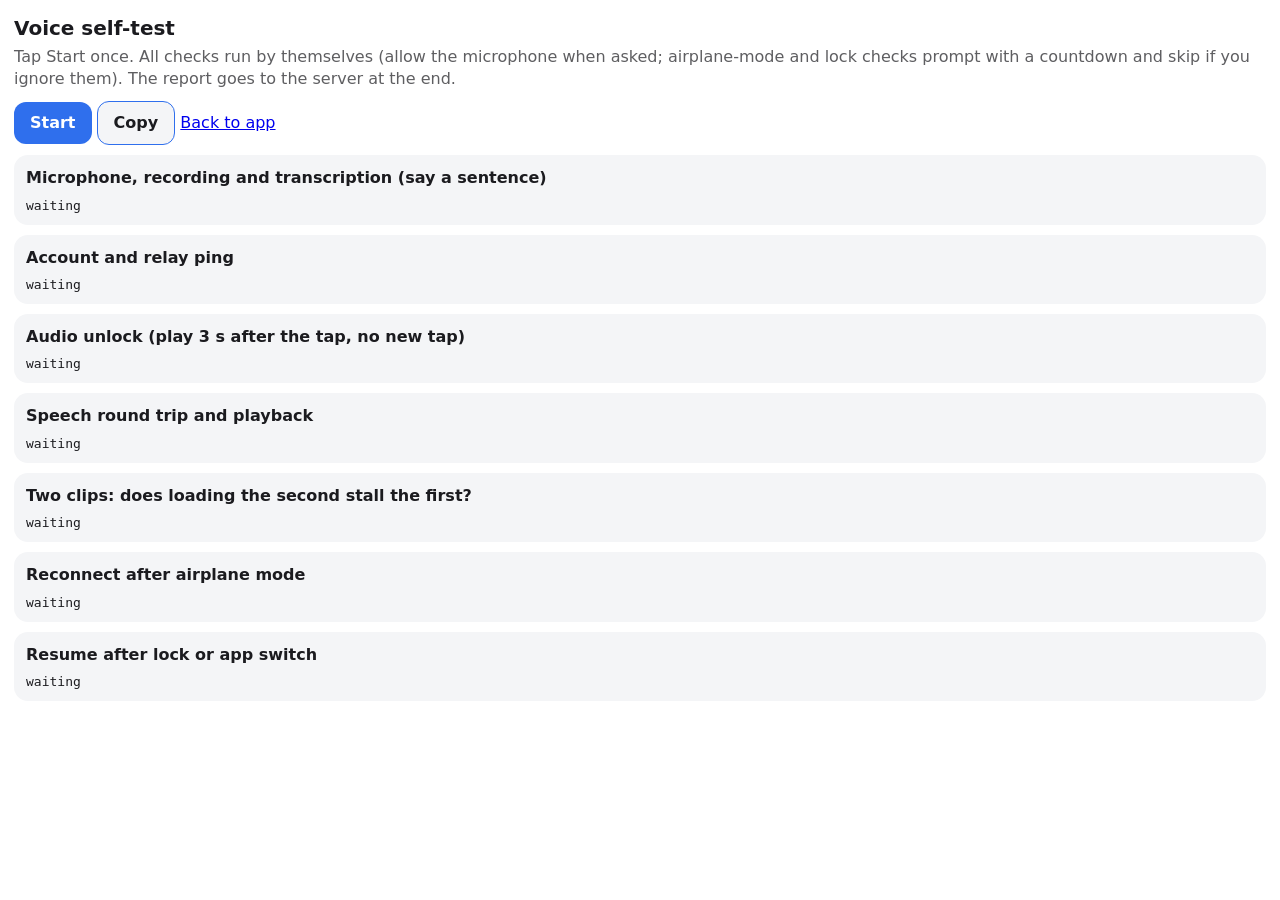
<file: test.html>
<!doctype html>
<html lang="en"><head><meta charset="utf-8">
<meta name="viewport" content="width=device-width,initial-scale=1,viewport-fit=cover">
<meta name="color-scheme" content="light dark"><title>Voice self-test</title>
<style>
:root{--bg:#fff;--fg:#1b1b1f;--panel:#f4f5f7;--ok:#2e9b57;--bad:#c62828;--accent:#2f6fed;font:16px/1.4 -apple-system,system-ui,sans-serif}
@media(prefers-color-scheme:dark){:root{--bg:#000;--fg:#ececf0;--panel:#17181b;--accent:#4c8dff}}
body{margin:0;padding:14px calc(14px + env(safe-area-inset-right)) 40px 14px;background:var(--bg);color:var(--fg)}
h1{font-size:20px;margin:0 0 4px}p{margin:4px 0 10px;opacity:.7}
.step{background:var(--panel);border-radius:14px;padding:12px;margin:10px 0}
.step h2{font-size:16px;margin:0}.step small{display:block;opacity:.7;margin:2px 0 8px}
button{font:inherit;font-weight:600;padding:10px 16px;border-radius:12px;border:0;background:var(--accent);color:#fff}
.bar #copy{background:var(--panel);color:var(--fg);border:1px solid var(--accent)}button:disabled{opacity:.4}
.res{margin-top:8px;font:13px ui-monospace,Menlo,monospace;white-space:pre-wrap;overflow-wrap:anywhere}
.pass{color:var(--ok)}.fail{color:var(--bad)}.run{opacity:.6}
</style></head><body>
<h1>Voice self-test</h1><p>Tap Start once. All checks run by themselves (allow the microphone when asked; airplane-mode and lock checks prompt with a countdown and skip if you ignore them). The report goes to the server at the end.</p>
<div class="bar"><button id="start">Start</button> <button id="copy">Copy</button> <a href="index.html">Back to app</a></div>
<p id="prompt" style="font-weight:700;opacity:1"></p><p id="summary"></p>
<div id="steps"></div>
<script type="module" src="selftest.mjs?v=6fdcba70f6"></script>
</body></html>
</file>
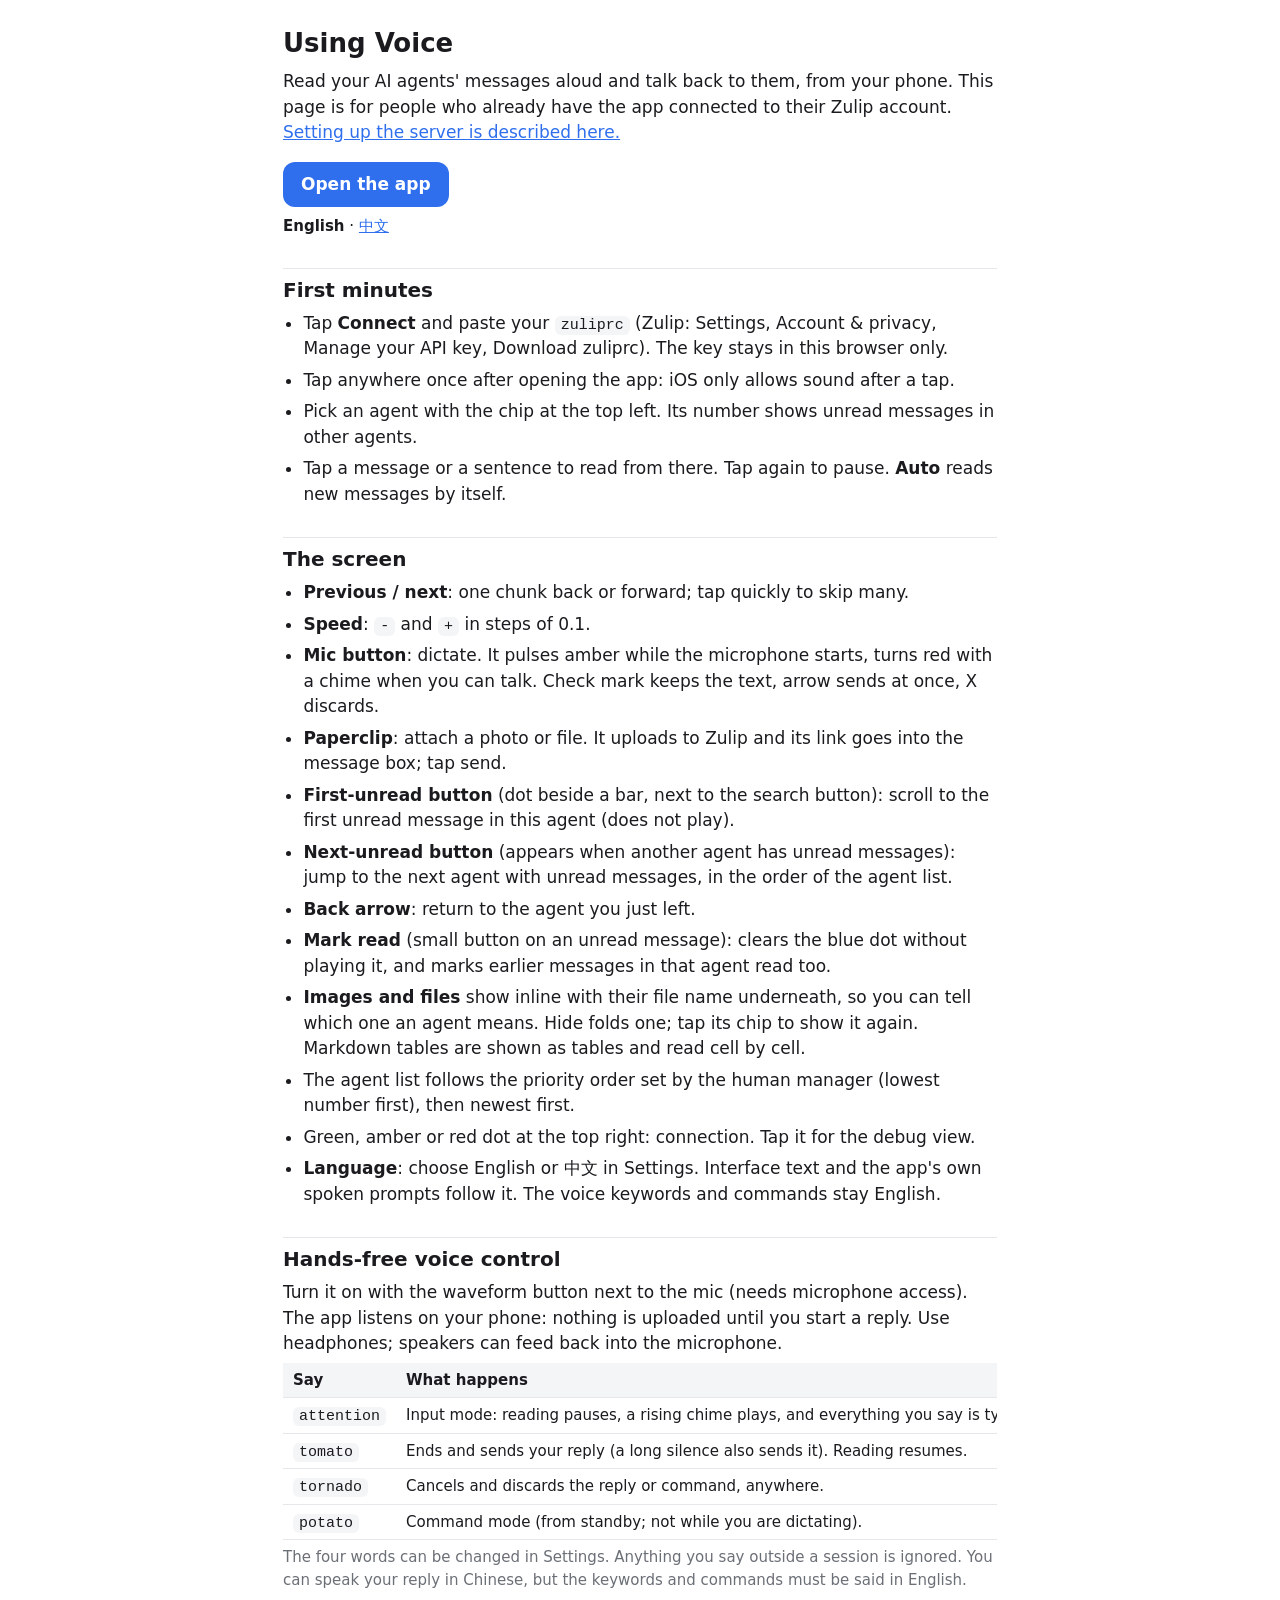
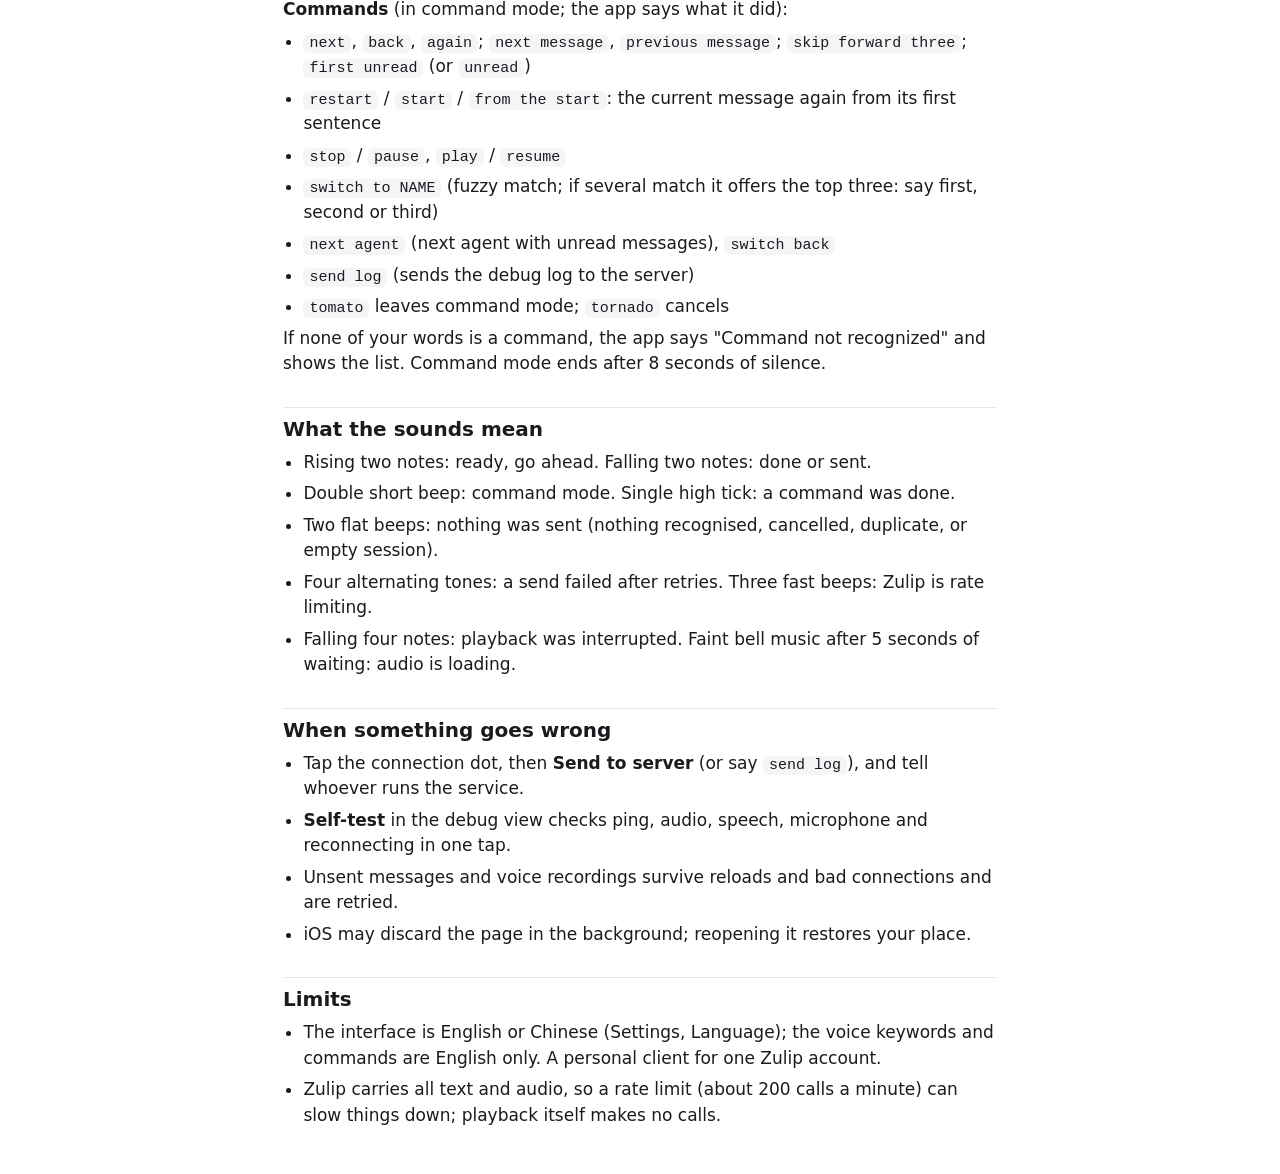
<file: using.html>
<!doctype html>
<html lang="en">
<head>
<meta charset="utf-8">
<meta name="viewport" content="width=device-width,initial-scale=1,viewport-fit=cover">
<meta name="color-scheme" content="light dark">
<title>Using Voice</title>
<style>
  :root { --bg: #fff; --fg: #1b1b1f; --muted: #6b6f76; --line: #e6e7ea; --panel: #f4f5f7; --accent: #2f6fed; font: 17px/1.5 -apple-system, system-ui, Roboto, sans-serif; -webkit-text-size-adjust: 100%; }
  @media (prefers-color-scheme: dark) { :root { --bg: #000; --fg: #ececf0; --muted: #8e9199; --line: #26272b; --panel: #17181b; --accent: #4c8dff; } }
  body { margin: 0; background: var(--bg); color: var(--fg); }
  main { max-width: 42rem; margin: 0 auto; padding: 16px 16px calc(40px + env(safe-area-inset-bottom, 0px)); }
  h1 { font-size: 26px; margin: 8px 0 4px; } h2 { font-size: 20px; margin: 30px 0 6px; padding-top: 6px; border-top: 1px solid var(--line); }
  p, li { margin: 6px 0; } ul { padding-left: 1.2em; margin: 6px 0; } .muted { color: var(--muted); font-size: 15px; }
  code, kbd { background: var(--panel); border-radius: 6px; padding: 1px 6px; font: 15px ui-monospace, Menlo, monospace; }
  a { color: var(--accent); } .open { display: inline-block; margin: 10px 0 0; padding: 10px 18px; border-radius: 12px; background: var(--accent); color: #fff; font-weight: 700; text-decoration: none; }
  .wrap { overflow-x: auto; } table { border-collapse: collapse; width: max-content; min-width: 100%; font-size: 15px; }
  th, td { text-align: left; padding: 6px 10px; border-bottom: 1px solid var(--line); vertical-align: top; } th { background: var(--panel); }
  main[lang] { display: none; } html[lang^="zh"] main[lang="zh"], html:not([lang^="zh"]) main[lang="en"] { display: block; } .langs { margin: 8px 0 0; font-size: 15px; }
</style>
<script>
// The language is the app's saved setting (localStorage "voice2-lang"), else the browser's; the links below switch it for both pages.
(function () {
  var saved = null; try { saved = JSON.parse(localStorage.getItem('voice2-lang')); } catch (e) {}
  var lang = saved === 'zh' || saved === 'en' ? saved : /^zh/i.test(navigator.language || '') ? 'zh' : 'en';
  function apply() { document.documentElement.lang = lang === 'zh' ? 'zh-CN' : 'en'; document.title = lang === 'zh' ? '语音使用说明' : 'Using Voice'; }
  apply();
  document.addEventListener('click', function (e) { var a = e.target.closest && e.target.closest('[data-lang]'); if (!a) return; e.preventDefault(); lang = a.dataset.lang; try { localStorage.setItem('voice2-lang', JSON.stringify(lang)); } catch (x) {} apply(); });
})();
</script>
</head>
<body>
<main lang="en">
<h1>Using Voice</h1>
<p>Read your AI agents' messages aloud and talk back to them, from your phone. This page is for people who already have the app connected to their Zulip account. <a href="https://github.com/SichangHe/agent_manager/tree/main/zulip-voice#readme">Setting up the server is described here.</a></p>
<a class="open" href="./">Open the app</a>
<div class="langs"><b>English</b> · <a href="#" data-lang="zh">中文</a></div>

<h2>First minutes</h2>
<ul>
  <li>Tap <b>Connect</b> and paste your <code>zuliprc</code> (Zulip: Settings, Account &amp; privacy, Manage your API key, Download zuliprc). The key stays in this browser only.</li>
  <li>Tap anywhere once after opening the app: iOS only allows sound after a tap.</li>
  <li>Pick an agent with the chip at the top left. Its number shows unread messages in other agents.</li>
  <li>Tap a message or a sentence to read from there. Tap again to pause. <b>Auto</b> reads new messages by itself.</li>
</ul>

<h2>The screen</h2>
<ul>
  <li><b>Previous / next</b>: one chunk back or forward; tap quickly to skip many.</li>
  <li><b>Speed</b>: <code>-</code> and <code>+</code> in steps of 0.1.</li>
  <li><b>Mic button</b>: dictate. It pulses amber while the microphone starts, turns red with a chime when you can talk. Check mark keeps the text, arrow sends at once, X discards.</li>
  <li><b>Paperclip</b>: attach a photo or file. It uploads to Zulip and its link goes into the message box; tap send.</li>
  <li><b>First-unread button</b> (dot beside a bar, next to the search button): scroll to the first unread message in this agent (does not play).</li>
  <li><b>Next-unread button</b> (appears when another agent has unread messages): jump to the next agent with unread messages, in the order of the agent list.</li>
  <li><b>Back arrow</b>: return to the agent you just left.</li>
  <li><b>Mark read</b> (small button on an unread message): clears the blue dot without playing it, and marks earlier messages in that agent read too.</li>
  <li><b>Images and files</b> show inline with their file name underneath, so you can tell which one an agent means. Hide folds one; tap its chip to show it again. Markdown tables are shown as tables and read cell by cell.</li>
  <li>The agent list follows the priority order set by the human manager (lowest number first), then newest first.</li>
  <li>Green, amber or red dot at the top right: connection. Tap it for the debug view.</li>
  <li><b>Language</b>: choose English or 中文 in Settings. Interface text and the app's own spoken prompts follow it. The voice keywords and commands stay English.</li>
</ul>

<h2>Hands-free voice control</h2>
<p>Turn it on with the waveform button next to the mic (needs microphone access). The app listens on your phone: nothing is uploaded until you start a reply. Use headphones; speakers can feed back into the microphone.</p>
<div class="wrap"><table>
<tr><th>Say</th><th>What happens</th></tr>
<tr><td><code>attention</code></td><td>Input mode: reading pauses, a rising chime plays, and everything you say is typed as your reply.</td></tr>
<tr><td><code>tomato</code></td><td>Ends and sends your reply (a long silence also sends it). Reading resumes.</td></tr>
<tr><td><code>tornado</code></td><td>Cancels and discards the reply or command, anywhere.</td></tr>
<tr><td><code>potato</code></td><td>Command mode (from standby; not while you are dictating).</td></tr>
</table></div>
<p class="muted">The four words can be changed in Settings. Anything you say outside a session is ignored. You can speak your reply in Chinese, but the keywords and commands must be said in English.</p>
<p><b>Commands</b> (in command mode; the app says what it did):</p>
<ul>
  <li><code>next</code>, <code>back</code>, <code>again</code>; <code>next message</code>, <code>previous message</code>; <code>skip forward three</code>; <code>first unread</code> (or <code>unread</code>)</li>
  <li><code>restart</code> / <code>start</code> / <code>from the start</code>: the current message again from its first sentence</li>
  <li><code>stop</code> / <code>pause</code>, <code>play</code> / <code>resume</code></li>
  <li><code>switch to NAME</code> (fuzzy match; if several match it offers the top three: say first, second or third)</li>
  <li><code>next agent</code> (next agent with unread messages), <code>switch back</code></li>
  <li><code>send log</code> (sends the debug log to the server)</li>
  <li><code>tomato</code> leaves command mode; <code>tornado</code> cancels</li>
</ul>
<p>If none of your words is a command, the app says "Command not recognized" and shows the list. Command mode ends after 8 seconds of silence.</p>

<h2>What the sounds mean</h2>
<ul>
  <li>Rising two notes: ready, go ahead. Falling two notes: done or sent.</li>
  <li>Double short beep: command mode. Single high tick: a command was done.</li>
  <li>Two flat beeps: nothing was sent (nothing recognised, cancelled, duplicate, or empty session).</li>
  <li>Four alternating tones: a send failed after retries. Three fast beeps: Zulip is rate limiting.</li>
  <li>Falling four notes: playback was interrupted. Faint bell music after 5 seconds of waiting: audio is loading.</li>
</ul>

<h2>When something goes wrong</h2>
<ul>
  <li>Tap the connection dot, then <b>Send to server</b> (or say <code>send log</code>), and tell whoever runs the service.</li>
  <li><b>Self-test</b> in the debug view checks ping, audio, speech, microphone and reconnecting in one tap.</li>
  <li>Unsent messages and voice recordings survive reloads and bad connections and are retried.</li>
  <li>iOS may discard the page in the background; reopening it restores your place.</li>
</ul>

<h2>Limits</h2>
<ul>
  <li>The interface is English or Chinese (Settings, Language); the voice keywords and commands are English only. A personal client for one Zulip account.</li>
  <li>Zulip carries all text and audio, so a rate limit (about 200 calls a minute) can slow things down; playback itself makes no calls.</li>
</ul>
</main>
<main lang="zh">
<h1>语音使用说明</h1>
<p>在手机上朗读你的 AI 智能体发来的消息，并对它们说话回复。本页面面向已经把应用连接到自己 Zulip 账号的人。<a href="https://github.com/SichangHe/agent_manager/tree/main/zulip-voice#readme">服务器的搭建方法见这里。</a></p>
<a class="open" href="./">打开应用</a>
<div class="langs"><a href="#" data-lang="en">English</a> · <b>中文</b></div>

<h2>最初几分钟</h2>
<ul>
  <li>点按<b>连接</b>，粘贴你的 <code>zuliprc</code>（Zulip：设置、账号与隐私、管理你的 API 密钥、下载 zuliprc）。密钥只保存在此浏览器中。</li>
  <li>打开应用后先点按任意位置一次：iOS 只允许在点按之后出声。</li>
  <li>用左上角的标签选择智能体。标签上的数字显示其他智能体的未读消息数。</li>
  <li>点按一条消息或一句话，从那里开始朗读。再点按暂停。<b>自动</b>会自动朗读新消息。</li>
</ul>

<h2>界面</h2>
<ul>
  <li><b>上一条 / 下一条</b>：后退或前进一段；快速连按可跳过多段。</li>
  <li><b>语速</b>：<code>-</code> 和 <code>+</code>，每次 0.1。</li>
  <li><b>麦克风按钮</b>：听写。麦克风启动时呈琥珀色闪动，可以说话时变红并响起提示音。对勾保留文字，箭头立即发送，叉号丢弃。</li>
  <li><b>回形针</b>：添加照片或文件。它会上传到 Zulip，链接放入输入框；点按发送。</li>
  <li><b>第一条未读按钮</b>（标题栏旁的圆点，位于搜索按钮旁）：滚动到此智能体的第一条未读消息（不播放）。</li>
  <li><b>下一个未读按钮</b>（其他智能体有未读消息时出现）：按智能体列表的顺序跳到下一个有未读消息的智能体。</li>
  <li><b>返回箭头</b>：回到你刚离开的智能体。</li>
  <li><b>标为已读</b>（未读消息上的小按钮）：不播放就清除蓝点，同时把此智能体中更早的消息也标为已读。</li>
  <li><b>图片和文件</b>内联显示，文件名在下方，这样你能分清智能体指的是哪一个。“隐藏”折叠一个；点按它的标签可再次显示。Markdown 表格以表格显示，并逐个单元格朗读。</li>
  <li>智能体列表遵循人类管理者设定的优先级顺序（数字小的在前），然后是最新的在前。</li>
  <li>右上角的绿色、琥珀色或红色圆点：连接状态。点按它进入调试视图。</li>
  <li><b>语言</b>：在 设置 中选择 English 或 中文。界面文字和应用自己说的提示语都会随之切换。语音关键词和命令始终是英文。</li>
</ul>

<h2>免提语音控制</h2>
<p>用麦克风旁边的波形按钮开启（需要麦克风权限）。应用在手机上监听：在你开始回复之前不会上传任何内容。请使用耳机；扬声器可能回授到麦克风。</p>
<div class="wrap"><table>
<tr><th>说</th><th>效果</th></tr>
<tr><td><code>attention</code></td><td>输入模式：朗读暂停，响起一声上升的提示音，你说的一切都会被输入为回复。</td></tr>
<tr><td><code>tomato</code></td><td>结束并发送回复（长时间安静也会发送）。朗读继续。</td></tr>
<tr><td><code>tornado</code></td><td>在任何位置取消并丢弃回复或命令。</td></tr>
<tr><td><code>potato</code></td><td>命令模式（从待机状态；听写期间无效）。</td></tr>
</table></div>
<p class="muted">这四个词可以在设置中更改。会话之外你说的话都会被忽略。你可以用中文说回复，但这些关键词和命令必须说英文。</p>
<p><b>命令</b>（在命令模式中；应用会说出它做了什么）：</p>
<ul>
  <li><code>next</code>、<code>back</code>、<code>again</code>；<code>next message</code>、<code>previous message</code>；<code>skip forward three</code>；<code>first unread</code>（或 <code>unread</code>）</li>
  <li><code>restart</code> / <code>start</code> / <code>from the start</code>：从第一句重新播放当前消息</li>
  <li><code>stop</code> / <code>pause</code>、<code>play</code> / <code>resume</code></li>
  <li><code>switch to NAME</code>（模糊匹配；如果有多个匹配，会给出前三个：说 first、second 或 third）</li>
  <li><code>next agent</code>（下一个有未读消息的智能体）、<code>switch back</code></li>
  <li><code>send log</code>（把调试日志发送到服务器）</li>
  <li><code>tomato</code> 退出命令模式；<code>tornado</code> 取消</li>
</ul>
<p>如果你说的词都不是命令，应用会说“没有识别到命令”并显示列表。命令模式在安静 8 秒后结束。</p>

<h2>声音的含义</h2>
<ul>
  <li>上升的两个音：准备好了，请说。下降的两个音：完成或已发送。</li>
  <li>两声短促的嘀：命令模式。一声高音滴答：命令已执行。</li>
  <li>两声平的嘀：没有发送任何内容（没有识别到内容、已取消、重复，或空会话）。</li>
  <li>四个交替的音：重试后发送仍然失败。三声快速的嘀：Zulip 正在限制请求频率。</li>
  <li>下降的四个音：播放被中断。等待 5 秒后出现轻柔的钟声音乐：音频正在加载。</li>
</ul>

<h2>出问题时</h2>
<ul>
  <li>点按连接圆点，再点<b>发送到服务器</b>（或说 <code>send log</code>），然后告诉运行服务的人。</li>
  <li>调试视图中的<b>自检</b>一次点按即可检查连通性、音频、语音、麦克风和重新连接。</li>
  <li>未发送的消息和语音录音在重新加载和网络不好时都会保留，并会重试。</li>
  <li>iOS 可能在后台丢弃页面；重新打开会恢复你的位置。</li>
</ul>

<h2>限制</h2>
<ul>
  <li>界面支持 English 和中文；语音关键词和命令只有英文。这是为单个 Zulip 账号设计的个人客户端。</li>
  <li>Zulip 承载所有文字和音频，所以频率限制（约每分钟 200 次调用）可能让速度变慢；播放本身不产生调用。</li>
</ul>
</main>
</body>
</html>
</file>
